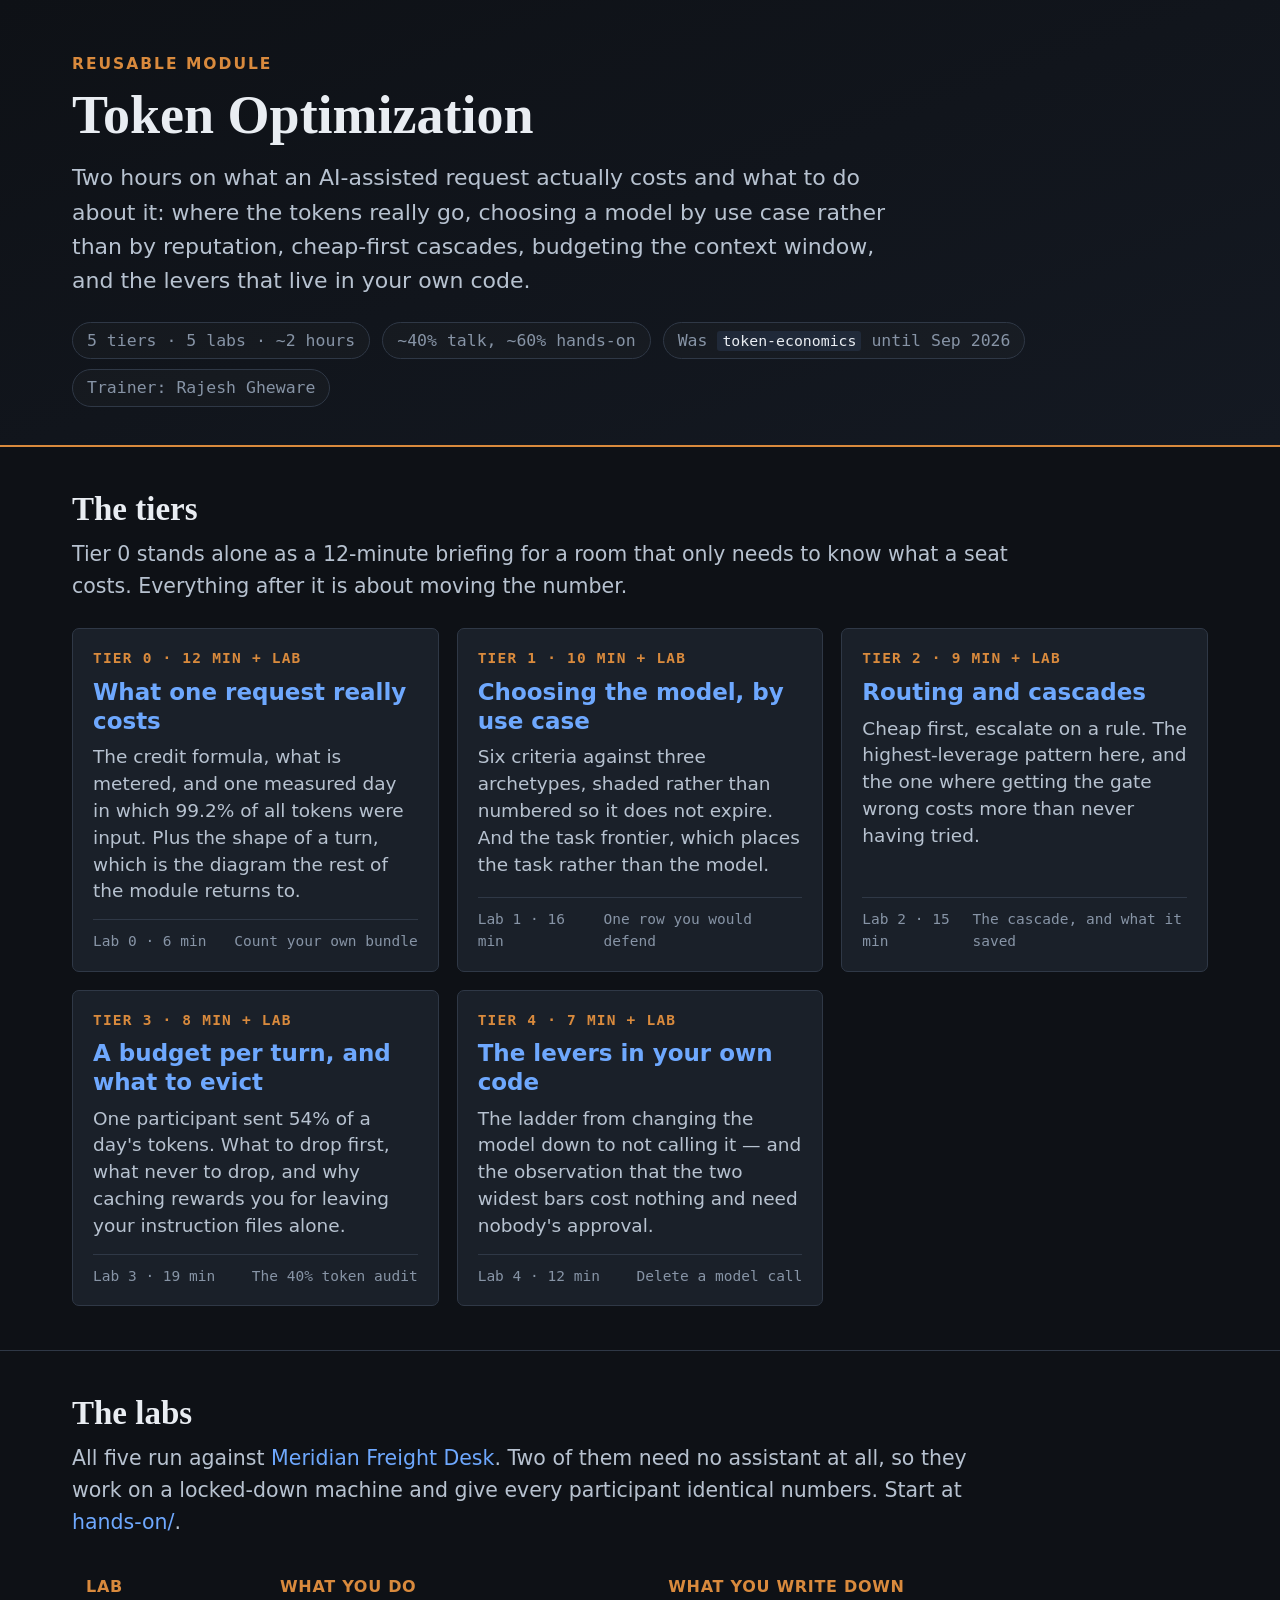
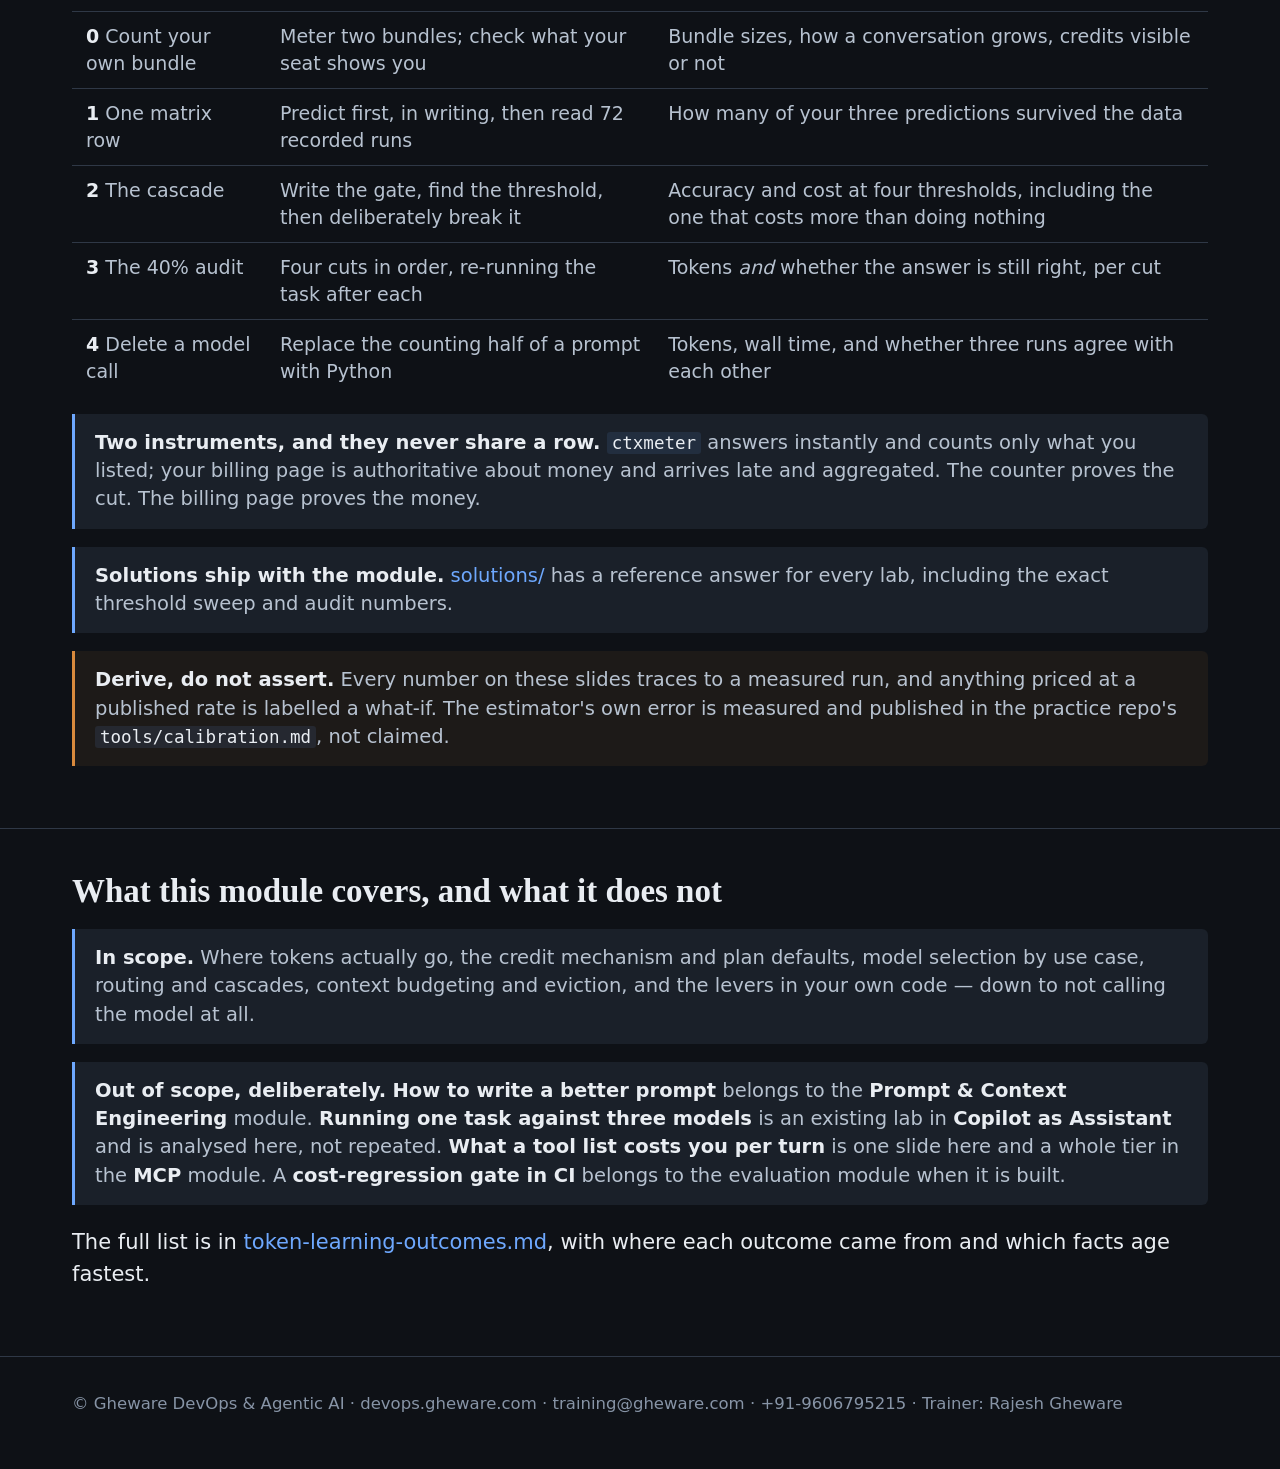
<file: index.html>
<!DOCTYPE html>
<html lang="en">
<head>
<meta charset="utf-8">
<meta name="viewport" content="width=device-width, initial-scale=1">
<title>Token Optimization &mdash; reusable module</title>
<style>
:root{
  --bg:#0e1116; --bg-2:#141922; --panel:#1a2029; --line:#2f3846; --line-2:#435063;
  --fg:#e9edf2; --fg-dim:#b7c2d0; --fg-faint:#8794a6;
  --accent:#d98a3d; --accent-2:#6ea8fe; --good:#5fbf8f;
  --mono:ui-monospace,"JetBrains Mono","Cascadia Mono",Consolas,"DejaVu Sans Mono",monospace;
  --sans:system-ui,-apple-system,"Segoe UI",Roboto,"Helvetica Neue",Arial,sans-serif;
  --serif:ui-serif,Georgia,"Times New Roman",serif;
}
/* Type is scaled to match the decks: readable across a room, not just on a laptop. */
*{box-sizing:border-box}
body{margin:0;background:var(--bg);color:var(--fg);font-family:var(--sans);
  font-size:21px;line-height:1.55;-webkit-text-size-adjust:100%}
a{color:var(--accent-2);text-decoration:none} a:hover{text-decoration:underline}
code{font-family:var(--mono);font-size:.9em;color:var(--fg);
  background:rgba(110,168,254,.10);border-radius:3px;padding:1px 5px}
.wrap{max-width:1200px;margin:0 auto;padding:0 32px}

header.top{background:linear-gradient(160deg,var(--bg) 0%,var(--bg-2) 100%);
  border-bottom:2px solid var(--accent);padding:52px 0 38px}
.tag{font-size:15.5px;letter-spacing:2px;text-transform:uppercase;color:var(--accent);
  font-weight:700;margin:0 0 10px}
h1{font-family:var(--serif);font-size:54px;line-height:1.1;font-weight:600;margin:0 0 16px}
header.top p.pitch{color:var(--fg-dim);font-size:22px;max-width:60ch;margin:0 0 24px}
.meta{display:flex;flex-wrap:wrap;gap:10px 12px;font-family:var(--mono);
  font-size:16.5px;color:var(--fg-faint);margin:0}
/* chips rather than separators: a wrapped row never starts with a dangling divider */
.meta span{padding:5px 14px;border:1px solid var(--line);border-radius:20px;
  background:rgba(255,255,255,.02)}

section{padding:44px 0;border-bottom:1px solid var(--line)}
h2{font-family:var(--serif);font-size:33px;line-height:1.15;font-weight:600;margin:0 0 10px}
section > .wrap > p.intro{color:var(--fg-dim);font-size:20.5px;margin:0 0 26px;max-width:72ch}

.tiers{display:grid;grid-template-columns:repeat(auto-fit,minmax(310px,1fr));gap:18px}
.tier{background:var(--panel);border:1px solid var(--line);border-radius:7px;
  padding:18px 20px;display:flex;flex-direction:column}
.tier.ext{border-style:dashed;border-color:var(--line-2)}
.tier .n{display:block;font-family:var(--mono);font-size:14.5px;letter-spacing:1.2px;
  text-transform:uppercase;color:var(--accent);font-weight:700;margin-bottom:8px}
.tier h3{margin:0 0 9px;font-size:23px;line-height:1.25;font-weight:650}
.tier p{margin:0 0 14px;font-size:18.5px;color:var(--fg-dim);line-height:1.45;flex:1}
.tier .foot{display:flex;justify-content:space-between;gap:10px;font-family:var(--mono);
  font-size:14.5px;color:var(--fg-faint);border-top:1px solid var(--line);padding-top:10px}

.table-wrap{overflow-x:auto}
table{width:100%;border-collapse:collapse;font-size:19px}
th,td{text-align:left;padding:11px 14px;border-bottom:1px solid var(--line);vertical-align:top}
th{color:var(--accent);font-size:16px;letter-spacing:.7px;text-transform:uppercase;font-weight:650}
td{color:var(--fg-dim);line-height:1.42} td b{color:var(--fg)}
tr:last-child td{border-bottom:none}

.note{background:var(--panel);border-left:3px solid var(--accent-2);border-radius:0 6px 6px 0;
  padding:15px 20px;margin:18px 0;color:var(--fg-dim);font-size:19.5px;line-height:1.45}
.note b{color:var(--fg)}
.note.warn{border-left-color:var(--accent);background:rgba(217,138,61,.07)}

footer{padding:34px 0 52px;font-size:16.5px;color:var(--fg-faint);line-height:1.6}
footer a{color:var(--fg-faint)}

/* Narrow screens: step back down rather than letting 54px headings wrap badly. */
@media (max-width:880px){
  body{font-size:18px}
  .wrap{padding:0 20px}
  h1{font-size:38px} h2{font-size:26px}
  header.top{padding:36px 0 28px}
  header.top p.pitch{font-size:19px}
  .tier h3{font-size:20px} .tier p{font-size:17px}
  table{font-size:17px} .note{font-size:17.5px}
  .tiers{grid-template-columns:1fr}
}
</style>
</head>
<body>

<header class="top"><div class="wrap">
  <p class="tag">Reusable module</p>
  <h1>Token Optimization</h1>
  <p class="pitch">Two hours on what an AI-assisted request actually costs and what to do about it:
    where the tokens really go, choosing a model by use case rather than by reputation, cheap-first
    cascades, budgeting the context window, and the levers that live in your own code.</p>
  <p class="meta">
    <span>5 tiers &middot; 5 labs &middot; ~2 hours</span>
    <span>~40% talk, ~60% hands-on</span>
    <span>Was <code>token-economics</code> until Sep 2026</span>
    <span>Trainer: Rajesh Gheware</span>
  </p>
</div></header>

<section><div class="wrap">
  <h2>The tiers</h2>
  <p class="intro">Tier 0 stands alone as a 12-minute briefing for a room that only needs to know what
    a seat costs. Everything after it is about moving the number.</p>
  <div class="tiers">
    <div class="tier">
      <span class="n">Tier 0 &middot; 12 min + lab</span>
      <h3><a href="presentation/t0-what-a-request-costs.html">What one request really costs</a></h3>
      <p>The credit formula, what is metered, and one measured day in which 99.2% of all tokens were
        input. Plus the shape of a turn, which is the diagram the rest of the module returns to.</p>
      <div class="foot"><span>Lab 0 &middot; 6 min</span><span>Count your own bundle</span></div>
    </div>
    <div class="tier">
      <span class="n">Tier 1 &middot; 10 min + lab</span>
      <h3><a href="presentation/t1-model-selection.html">Choosing the model, by use case</a></h3>
      <p>Six criteria against three archetypes, shaded rather than numbered so it does not expire.
        And the task frontier, which places the task rather than the model.</p>
      <div class="foot"><span>Lab 1 &middot; 16 min</span><span>One row you would defend</span></div>
    </div>
    <div class="tier">
      <span class="n">Tier 2 &middot; 9 min + lab</span>
      <h3><a href="presentation/t2-routing-cascades.html">Routing and cascades</a></h3>
      <p>Cheap first, escalate on a rule. The highest-leverage pattern here, and the one where getting
        the gate wrong costs more than never having tried.</p>
      <div class="foot"><span>Lab 2 &middot; 15 min</span><span>The cascade, and what it saved</span></div>
    </div>
    <div class="tier">
      <span class="n">Tier 3 &middot; 8 min + lab</span>
      <h3><a href="presentation/t3-context-budget.html">A budget per turn, and what to evict</a></h3>
      <p>One participant sent 54% of a day's tokens. What to drop first, what never to drop, and why
        caching rewards you for leaving your instruction files alone.</p>
      <div class="foot"><span>Lab 3 &middot; 19 min</span><span>The 40% token audit</span></div>
    </div>
    <div class="tier">
      <span class="n">Tier 4 &middot; 7 min + lab</span>
      <h3><a href="presentation/t4-code-levers.html">The levers in your own code</a></h3>
      <p>The ladder from changing the model down to not calling it &mdash; and the observation that
        the two widest bars cost nothing and need nobody's approval.</p>
      <div class="foot"><span>Lab 4 &middot; 12 min</span><span>Delete a model call</span></div>
    </div>
  </div>
</div></section>

<section><div class="wrap">
  <h2>The labs</h2>
  <p class="intro">All five run against <a href="https://github.com/ghewaredevopsai/meridian-freight">Meridian
    Freight Desk</a>. Two of them need no assistant at all, so they work on a locked-down machine and
    give every participant identical numbers. Start at <a href="hands-on/README.md">hands-on/</a>.</p>
  <div class="table-wrap">
  <table>
    <tr><th>Lab</th><th>What you do</th><th>What you write down</th></tr>
    <tr><td><b>0</b> Count your own bundle</td><td>Meter two bundles; check what your seat shows you</td>
      <td>Bundle sizes, how a conversation grows, credits visible or not</td></tr>
    <tr><td><b>1</b> One matrix row</td><td>Predict first, in writing, then read 72 recorded runs</td>
      <td>How many of your three predictions survived the data</td></tr>
    <tr><td><b>2</b> The cascade</td><td>Write the gate, find the threshold, then deliberately break it</td>
      <td>Accuracy and cost at four thresholds, including the one that costs more than doing nothing</td></tr>
    <tr><td><b>3</b> The 40% audit</td><td>Four cuts in order, re-running the task after each</td>
      <td>Tokens <em>and</em> whether the answer is still right, per cut</td></tr>
    <tr><td><b>4</b> Delete a model call</td><td>Replace the counting half of a prompt with Python</td>
      <td>Tokens, wall time, and whether three runs agree with each other</td></tr>
  </table>
  </div>
  <div class="note"><b>Two instruments, and they never share a row.</b> <code>ctxmeter</code> answers
    instantly and counts only what you listed; your billing page is authoritative about money and
    arrives late and aggregated. The counter proves the cut. The billing page proves the money.</div>
  <div class="note"><b>Solutions ship with the module.</b> <a href="solutions/README.md">solutions/</a>
    has a reference answer for every lab, including the exact threshold sweep and audit numbers.</div>
  <div class="note warn"><b>Derive, do not assert.</b> Every number on these slides traces to a measured
    run, and anything priced at a published rate is labelled a what-if. The estimator's own error is
    measured and published in the practice repo's <code>tools/calibration.md</code>, not claimed.</div>
</div></section>

<section><div class="wrap">
  <h2>What this module covers, and what it does not</h2>
  <div class="note"><b>In scope.</b> Where tokens actually go, the credit mechanism and plan defaults,
    model selection by use case, routing and cascades, context budgeting and eviction, and the levers
    in your own code &mdash; down to not calling the model at all.</div>
  <div class="note"><b>Out of scope, deliberately.</b> <b>How to write a better prompt</b> belongs to the
    <b>Prompt &amp; Context Engineering</b> module. <b>Running one task against three models</b> is an
    existing lab in <b>Copilot as Assistant</b> and is analysed here, not repeated. <b>What a tool list
    costs you per turn</b> is one slide here and a whole tier in the <b>MCP</b> module. A
    <b>cost-regression gate in CI</b> belongs to the evaluation module when it is built.</div>
  <p>The full list is in <a href="token-learning-outcomes.md">token-learning-outcomes.md</a>, with where
    each outcome came from and which facts age fastest.</p>
</div></section>

<footer><div class="wrap">
  &copy; Gheware DevOps &amp; Agentic AI &middot;
  <a href="https://devops.gheware.com">devops.gheware.com</a> &middot;
  training@gheware.com &middot; +91-9606795215 &middot; Trainer: Rajesh Gheware
</div></footer>

</body>
</html>
</file>
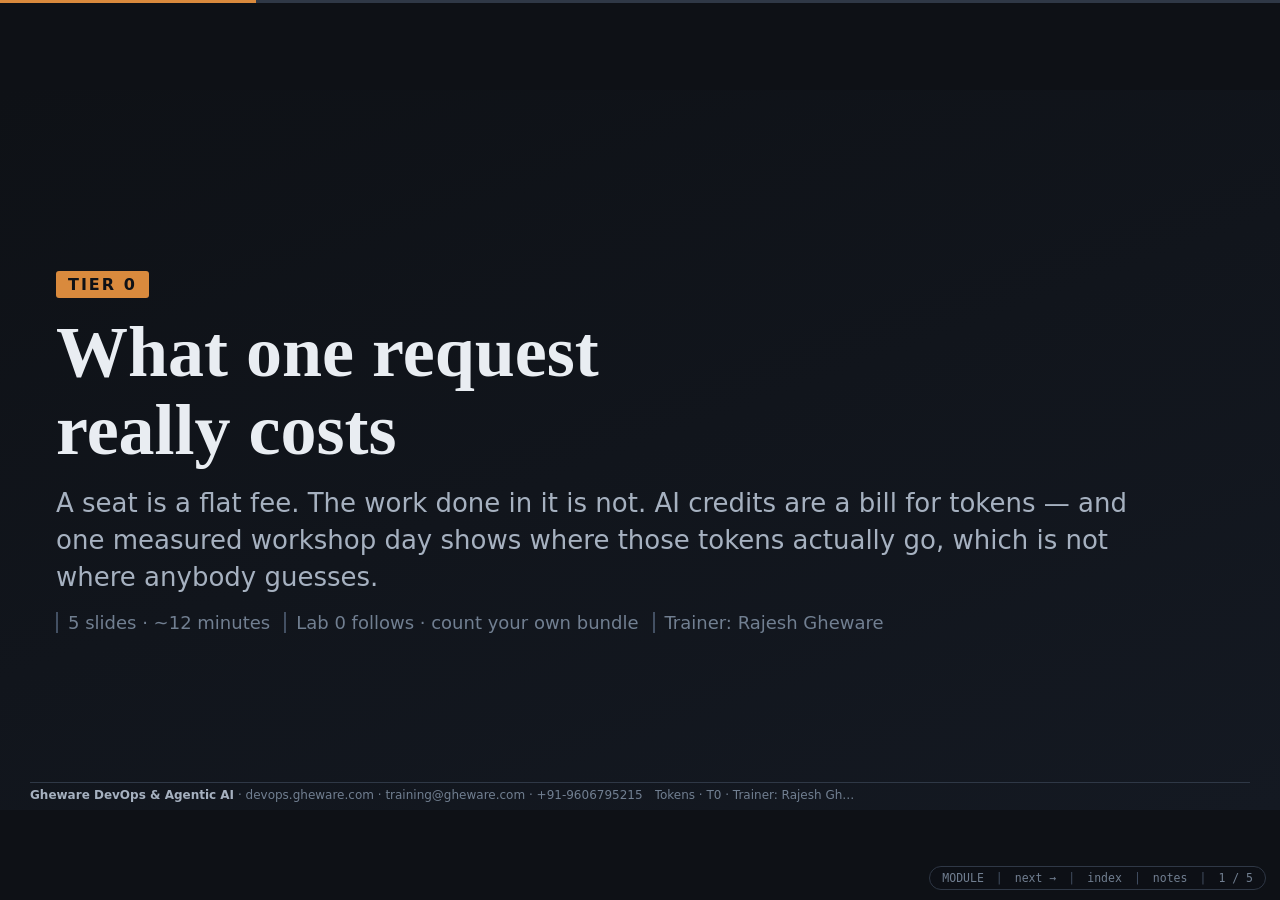
<file: presentation/t0-what-a-request-costs.html>
<!DOCTYPE html>
<html lang="en">
<head>
<meta charset="utf-8">
<meta name="viewport" content="width=device-width, initial-scale=1">
<title>Token Optimization Tier 0 &mdash; What One Request Costs</title>
<link rel="stylesheet" href="../assets/te-theme.css">
</head>
<body data-deck="Tokens &middot; T0" data-home="../index.html"
      data-next="t1-model-selection.html" data-next-label="Tier 1 - Selection">
<div id="viewport"><div id="stage">

<!-- 1 ---------------------------------------------------------------- -->
<section class="slide title">
  <div class="wrap">
    <span class="tier">Tier 0</span>
    <h1>What one request<br>really costs</h1>
    <p class="sub">A seat is a flat fee. The work done in it is not. AI credits are a bill for tokens
      &mdash; and one measured workshop day shows where those tokens actually go, which is not where
      anybody guesses.</p>
    <p class="meta">
      <span>5 slides &middot; ~12 minutes</span>
      <span>Lab 0 follows &middot; count your own bundle</span>
      <span>Trainer: Rajesh Gheware</span>
    </p>
  </div>
</section>

<!-- 2 ---------------------------------------------------------------- -->
<section class="slide">
  <header><div class="hgroup">
    <p class="eyebrow">The meter</p>
    <h2>A credit is a bill for tokens, priced three ways</h2>
  </div></header>
  <div class="body">
    <div class="grid-2-1 fill">
      <div class="card">
        <h3>How one request becomes credits</h3>
<pre>credits = ( input  &times; input rate
          + cached &times; cached rate  <i># a tenth of input</i>
          + output &times; <b>output rate</b> )  <i># about 6x input</i>
          &divide; <u>$0.01</u></pre>
        <table class="tight">
          <tr><th>Per 1M tokens</th><th>Input</th><th>Cached</th><th>Output</th></tr>
          <tr><td>A default frontier model</td><td>$2.50</td><td>$0.25</td><td><b>$15.00</b></td></tr>
        </table>
      </div>
      <div class="card on">
        <h3>What is on the meter</h3>
        <p><b>Metered:</b> chat, agent mode, code review, the CLI, the cloud agent.</p>
        <p><b>Not metered</b> on a paid plan: completions and next edit suggestions.</p>
        <p>Auto model selection takes <b>10% off</b>.</p>
      </div>
    </div>
    <div class="warn"><b>At zero, the default is backwards from what you expect.</b> On an individual plan
      extra usage stays <b>off</b> until you turn it on and set a budget. In an organisation it is
      <b>on by default</b>, so the bill keeps growing until an admin caps it.</div>
    <div class="takeaway"><b>Output is the expensive token. Input is where the tokens are.</b>
      Everything in this module follows from those two facts being about different things.</div>
  </div>
  <div class="notes"><p>Say the organisation default twice. It is the single most expensive line on this
    slide and the one people assume is the other way round, because their personal experience is of an
    individual plan that simply stops.</p></div>
</section>

<!-- 3 ---------------------------------------------------------------- -->
<section class="slide">
  <header><div class="hgroup">
    <p class="eyebrow">Measured &middot; one workshop day</p>
    <h2>42.7 million tokens, and 99% of them were input</h2>
  </div></header>
  <div class="body">
    <svg class="dg" viewBox="0 0 1180 150" style="max-height:22vh">
      <text x="10" y="20" class="t-faint t-mono" font-size="15.6">one full delivery day, every participant, drawn to scale</text>
      <rect class="box-b" x="10" y="32" width="1070" height="44" rx="4"/>
      <text x="30" y="60" class="t-blue" font-size="19.5" font-weight="700">input &mdash; 42.39M</text>
      <text x="1070" y="60" text-anchor="end" class="t-blue" font-size="17">99.2%</text>
      <rect class="box-a" x="10" y="86" width="9" height="44" rx="2"/>
      <text x="34" y="114" class="t-acc" font-size="19.5" font-weight="700">output &mdash; 0.33M</text>
      <text x="230" y="114" class="t-faint" font-size="16.9">0.8% &mdash; the part you read</text>
      <text x="700" y="114" class="t-faint t-mono" font-size="16.2">128 input tokens for every 1 output token</text>
    </svg>
    <div class="grid3 fill">
      <div class="card">
        <h3>3,892 requests</h3>
        <p>across 27 active people &mdash; about <b>11,000 tokens</b> per request.</p>
      </div>
      <div class="card bad">
        <h3>Shorter answers save ~5%</h3>
        <p>"Be concise" is aimed at 0.8% of the traffic. It is not a cost lever.</p>
      </div>
      <div class="card on">
        <h3>46% in one hour</h3>
        <p>Nearly half the day's bill inside a single afternoon hour.</p>
      </div>
    </div>
    <div class="note"><b>Why input dominates:</b> every agent turn re-sends the system prompt, the instruction
      files, the tool definitions, the conversation so far and every file it has read. The answer is short.
      The context behind it goes again, in full, every turn. <b>Cached input bills at a tenth</b> &mdash;
      that is the discount a stable context earns.</div>
  </div>
  <div class="notes"><p>Source: the token and request counters of the workshop's model gateway over one full
    delivery day, across every participant key. The workshop ran on an open-weight model, so the absolute
    spend is not a Copilot invoice and is never quoted as one. The 99.2 / 128:1 split is the transferable
    part, and it is a property of how agents work rather than of which model was behind them.</p></div>
</section>

<!-- 4 ---------------------------------------------------------------- -->
<section class="slide">
  <header><div class="hgroup">
    <p class="eyebrow">The shape of a turn</p>
    <h2>Turn ten costs more than turn one, and you typed less</h2>
  </div></header>
  <div class="body">
    <svg class="dg fill" viewBox="0 0 1180 250" style="max-height:38vh">
      <text x="10" y="18" class="t-faint t-mono" font-size="15.6">what is sent, per turn</text>

      <text x="10" y="56" class="t-dim" font-size="17">turn 1</text>
      <rect class="box"   x="90"  y="36" width="70"  height="30" rx="3"/>
      <rect class="box-b" x="164" y="36" width="110" height="30" rx="3"/>
      <rect class="box-r" x="278" y="36" width="300" height="30" rx="3"/>
      <rect class="box-a" x="582" y="36" width="50"  height="30" rx="3"/>

      <text x="10" y="106" class="t-dim" font-size="17">turn 5</text>
      <rect class="box"   x="90"  y="86" width="70"  height="30" rx="3"/>
      <rect class="box-b" x="164" y="86" width="110" height="30" rx="3"/>
      <rect class="box-r" x="278" y="86" width="300" height="30" rx="3"/>
      <rect class="box-g" x="582" y="86" width="240" height="30" rx="3"/>
      <rect class="box-a" x="826" y="86" width="50"  height="30" rx="3"/>

      <text x="10" y="156" class="t-dim" font-size="17">turn 10</text>
      <rect class="box"   x="90"  y="136" width="70"  height="30" rx="3"/>
      <rect class="box-b" x="164" y="136" width="110" height="30" rx="3"/>
      <rect class="box-r" x="278" y="136" width="300" height="30" rx="3"/>
      <rect class="box-g" x="582" y="136" width="500" height="30" rx="3"/>
      <rect class="box-a" x="1086" y="136" width="50" height="30" rx="3"/>

      <rect class="box"   x="90"  y="192" width="14" height="14" rx="2"/>
      <text x="112" y="204" class="t-faint" font-size="16.2">system</text>
      <rect class="box-b" x="200" y="192" width="14" height="14" rx="2"/>
      <text x="222" y="204" class="t-faint" font-size="16.2">instruction files + tool schemas</text>
      <rect class="box-r" x="520" y="192" width="14" height="14" rx="2"/>
      <text x="542" y="204" class="t-faint" font-size="16.2">files it has read</text>
      <rect class="box-g" x="710" y="192" width="14" height="14" rx="2"/>
      <text x="732" y="204" class="t-faint" font-size="16.2">the conversation so far</text>
      <rect class="box-a" x="940" y="192" width="14" height="14" rx="2"/>
      <text x="962" y="204" class="t-faint" font-size="16.2">what you typed</text>

      <text x="10" y="238" class="t-acc" font-size="16.9">Only the last block is new. Everything to its left is a re-run of what you already paid for.</text>
    </svg>
  </div>
  <div class="notes"><p>This is the picture to come back to in every later tier. Tier 3 annotates it with what
    to evict; Tier 4's levers are all ways of making one of these bands narrower. If a room remembers one
    diagram from the module, it should be this one.</p></div>
</section>

<!-- 5 ---------------------------------------------------------------- -->
<section class="slide">
  <header><div class="hgroup">
    <p class="eyebrow">Levers and guardrails</p>
    <h2>Six levers, and the budget that catches what they miss</h2>
  </div></header>
  <div class="body">
    <table class="tight fill">
      <tr><th>Lever</th><th>What it cuts</th><th>Evidence from the measured day</th></tr>
      <tr><td><b>1 &middot; A new chat per task</b></td><td>re-sent history</td>
        <td>99.2% of all tokens were input</td></tr>
      <tr><td><b>2 &middot; Point at files, not the repo</b></td><td>context per turn</td>
        <td>~2.3k tokens per request at the median, 67.6k at the top</td></tr>
      <tr><td><b>3 &middot; Cap the agent loop</b></td><td>repeated turns</td>
        <td>a multi-agent app: 3.85 model calls per question, 62% of its tokens inside the tool loop</td></tr>
      <tr><td><b>4 &middot; Model per task, Auto by default</b></td><td>the rate</td>
        <td>Auto is 10% off; an open-weight model ran the same day for about 24x less</td></tr>
      <tr><td><b>5 &middot; Keep standing context stable</b></td><td>full-price input</td>
        <td>cached input bills at a tenth of the input rate</td></tr>
      <tr><td><b>6 &middot; Use completions</b></td><td>nothing &mdash; they are free</td>
        <td>completions and next edit suggestions are unmetered on paid plans</td></tr>
    </table>
    <div class="warn"><b>Guardrails before the pilot, not after it.</b> Individual plans: turn extra usage on
      deliberately and set a budget. Organisations: it is already on &mdash; set user and cost-centre
      budgets on day one. And know what you can see: usage views are <b>aggregated and delayed</b>,
      never per request.</div>
    <div class="takeaway"><b>Lab 0 now:</b> count your own bundle with a meter that answers instantly, and
      write down whether your seat lets you see a credit figure at all. You are about to be holding two
      instruments, and they measure different things.</div>
  </div>
  <div class="notes"><p>Lever 2's two numbers are the argument for the whole module: the gap between the
    median request and the heaviest one is thirty-fold, and it is not explained by the people involved
    being different. Tier 3 opens with who that heaviest user was.</p></div>
</section>

</div></div>
<script src="../assets/te-deck.js"></script>
</body>
</html>
</file>
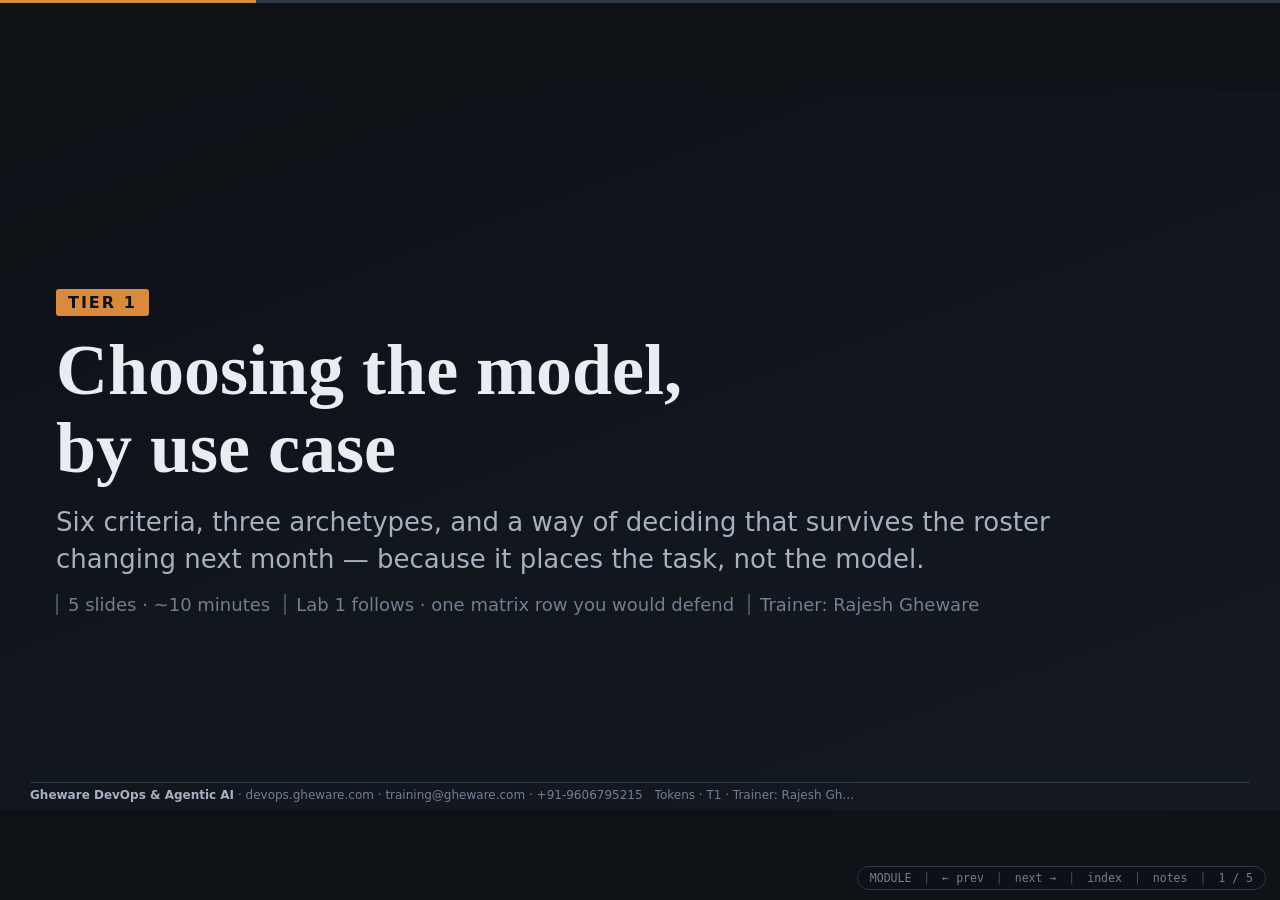
<file: presentation/t1-model-selection.html>
<!DOCTYPE html>
<html lang="en">
<head>
<meta charset="utf-8">
<meta name="viewport" content="width=device-width, initial-scale=1">
<title>Token Optimization Tier 1 &mdash; Model Selection</title>
<link rel="stylesheet" href="../assets/te-theme.css">
</head>
<body data-deck="Tokens &middot; T1" data-home="../index.html"
      data-prev="t0-what-a-request-costs.html" data-prev-label="Tier 0"
      data-next="t2-routing-cascades.html" data-next-label="Tier 2 - Routing">
<div id="viewport"><div id="stage">

<!-- 1 ---------------------------------------------------------------- -->
<section class="slide title">
  <div class="wrap">
    <span class="tier">Tier 1</span>
    <h1>Choosing the model,<br>by use case</h1>
    <p class="sub">Six criteria, three archetypes, and a way of deciding that survives the roster
      changing next month &mdash; because it places the task, not the model.</p>
    <p class="meta">
      <span>5 slides &middot; ~10 minutes</span>
      <span>Lab 1 follows &middot; one matrix row you would defend</span>
      <span>Trainer: Rajesh Gheware</span>
    </p>
  </div>
</section>

<!-- 2 ---------------------------------------------------------------- -->
<section class="slide">
  <header><div class="hgroup">
    <p class="eyebrow">The grid</p>
    <h2>Six criteria. Note what is shaded and what is not.</h2>
  </div></header>
  <div class="body">
    <svg class="dg fill" viewBox="0 0 1180 270" style="max-height:40vh">
      <text x="480" y="24" text-anchor="middle" class="t-acc" font-size="18.5" font-weight="700">fast</text>
      <text x="700" y="24" text-anchor="middle" class="t-acc" font-size="18.5" font-weight="700">default</text>
      <text x="920" y="24" text-anchor="middle" class="t-acc" font-size="18.5" font-weight="700">reasoning</text>

      <text x="10" y="62" font-size="17">quality on hard work</text>
      <rect class="box-r" x="380" y="42" width="200" height="28" rx="3"/>
      <rect class="box"   x="600" y="42" width="200" height="28" rx="3"/>
      <rect class="box-g" x="820" y="42" width="200" height="28" rx="3"/>

      <text x="10" y="102" font-size="17">latency</text>
      <rect class="box-g" x="380" y="82" width="200" height="28" rx="3"/>
      <rect class="box"   x="600" y="82" width="200" height="28" rx="3"/>
      <rect class="box-r" x="820" y="82" width="200" height="28" rx="3"/>

      <text x="10" y="142" font-size="17">cost per call</text>
      <rect class="box-g" x="380" y="122" width="200" height="28" rx="3"/>
      <rect class="box"   x="600" y="122" width="200" height="28" rx="3"/>
      <rect class="box-r" x="820" y="122" width="200" height="28" rx="3"/>

      <text x="10" y="182" font-size="17">context window</text>
      <rect class="box"   x="380" y="162" width="200" height="28" rx="3"/>
      <rect class="box-g" x="600" y="162" width="200" height="28" rx="3"/>
      <rect class="box-g" x="820" y="162" width="200" height="28" rx="3"/>

      <text x="10" y="222" font-size="17">tool-calling consistency</text>
      <rect class="box"   x="380" y="202" width="200" height="28" rx="3"/>
      <rect class="box-g" x="600" y="202" width="200" height="28" rx="3"/>
      <rect class="box-g" x="820" y="202" width="200" height="28" rx="3"/>

      <text x="10" y="262" class="t-blue" font-size="17">data residency</text>
      <rect class="box-b" x="380" y="242" width="640" height="28" rx="3"/>
      <text x="700" y="262" text-anchor="middle" class="t-blue" font-size="16.9">not a property of the tier at all &mdash; it is a property of the vendor and the contract</text>

      <text x="1040" y="62"  class="t-faint" font-size="15.6">worth paying</text>
      <text x="1040" y="142" class="t-faint" font-size="15.6">for</text>
    </svg>
    <div class="warn"><b>The cells are shaded, not numbered, and that is deliberate.</b> Any number written here
      is wrong within a month, and a slide that ages makes the whole deck untrustworthy. The
      <b>shape</b> &mdash; which way each row runs &mdash; has been stable for two years.</div>
  </div>
  <div class="notes"><p>The residency row is the one that changes conversations in a bank. People arrive
    assuming the cheap models are the ones that can be hosted where they need them, and that is not a rule
    at all - it depends entirely on which vendor and which contract. Do not let the row be read as a tier
    property.</p></div>
</section>

<!-- 3 ---------------------------------------------------------------- -->
<section class="slide">
  <header><div class="hgroup">
    <p class="eyebrow">The frontier</p>
    <h2>Place the task, not the model</h2>
  </div></header>
  <div class="body">
    <svg class="dg" viewBox="0 0 1180 230" style="max-height:34vh">
      <path class="wire" d="M120 200 H1120 M120 200 V20"/>
      <text x="620" y="224" text-anchor="middle" class="t-faint" font-size="16.2">how often the cheap model is already right &rarr;</text>
      <text x="16" y="110" class="t-faint" font-size="16.2">what being</text>
      <text x="16" y="130" class="t-faint" font-size="16.2">wrong costs</text>

      <path class="wire-a dash" d="M180 40 L1060 190"/>
      <text x="1120" y="80" text-anchor="end" class="t-acc" font-size="16.9">pay for reasoning above the line</text>
      <text x="300" y="176" class="t-good" font-size="16.9">cheap model below it</text>

      <circle cx="300" cy="60" r="7" fill="var(--bad)"/>
      <text x="316" y="66" font-size="16.9">money or dates in production</text>
      <circle cx="430" cy="92" r="7" fill="var(--bad)"/>
      <text x="446" y="98" font-size="16.9">multi-file refactor</text>
      <circle cx="380" cy="140" r="7" fill="var(--accent)"/>
      <text x="396" y="146" font-size="16.9">a subtle bug</text>
      <circle cx="780" cy="120" r="7" fill="var(--accent)"/>
      <text x="796" y="126" font-size="16.9">write a unit test</text>
      <circle cx="900" cy="168" r="7" fill="var(--good)"/>
      <text x="916" y="174" font-size="16.9">explain this code</text>
      <circle cx="1000" cy="186" r="7" fill="var(--good)"/>
      <text x="906" y="200" font-size="16.9">docstring</text>
    </svg>
    <div class="note"><b>Nothing on this chart is a model name</b>, so it survives the roster changing. When a
      new model lands you do not redraw the chart &mdash; you move the diagonal, and every task keeps its
      place.</div>
  </div>
  <div class="notes"><p>Ask the room to place two of their own tasks before you move on. Most teams have never
    articulated the vertical axis, and it is the one that decides: "what does it cost us if this is quietly
    wrong" is a different question from "is this hard".</p></div>
</section>

<!-- 4 ---------------------------------------------------------------- -->
<section class="slide">
  <header><div class="hgroup">
    <p class="eyebrow">Evidence, not reputation</p>
    <h2>Write the guess down before you open the data</h2>
  </div></header>
  <div class="body">
    <div class="grid2 fill">
      <div class="card bad">
        <h3>How this normally goes</h3>
        <ul>
          <li>Run three models on one task.</li>
          <li>Read the three answers.</li>
          <li>Prefer the one you expected to prefer.</li>
          <li>Call it a benchmark.</li>
        </ul>
        <p>With one run per cell, and no prediction recorded, you cannot tell a result from a
          preference.</p>
      </div>
      <div class="card good">
        <h3>What the lab does instead</h3>
        <ul>
          <li>Predict which archetype wins on <b>your</b> three commonest tasks.</li>
          <li>Write the prediction down. Sixty seconds.</li>
          <li><b>Then</b> open the recorded runs.</li>
          <li>Count how many predictions survived.</li>
        </ul>
        <p>Typically one of three. That number is the finding, and it is about you, not the models.</p>
      </div>
    </div>
    <div class="warn"><b>This module does not re-run the three-model comparison.</b> That lab exists, it works,
      and it belongs to the Copilot as Assistant module. Here we analyse the output of one &mdash; which is
      also the only version that works for a room whose model picker shows nothing but Auto.</div>
  </div>
  <div class="notes"><p>Pre-registration is the whole trick and it is worth naming as such. It is the
    difference between evidence and confirmation, it costs a minute, and it is the single most portable
    habit in this tier - it works on any decision where somebody already has an opinion.</p></div>
</section>

<!-- 5 ---------------------------------------------------------------- -->
<section class="slide">
  <header><div class="hgroup">
    <p class="eyebrow">The row you would defend</p>
    <h2>A selection rule has to say what it is not</h2>
  </div></header>
  <div class="body">
    <div class="grid2 fill">
      <div class="card bad">
        <h3>Not defensible</h3>
<pre><s>Use the reasoning model for
anything important.</s></pre>
        <p>"Important" is every task, to the person doing it. This costs you the frontier rate on
          docstrings.</p>
      </div>
      <div class="card good">
        <h3>Defensible</h3>
<pre><em>Unit tests and multi-file changes:
default tier.
Money, dates or boundaries: reasoning,
high effort, and read the diff.
Everything else: Auto.
Revisit when the roster changes.</em></pre>
      </div>
    </div>
    <div class="takeaway"><b>Lab 1 now:</b> write your prediction, open the recorded runs, and produce one
      row of that guide you would be willing to defend to the person who disagrees with you.
      Record how many of your three predictions survived contact with the data.</div>
  </div>
  <div class="notes"><p>The "revisit when the roster changes" line is not filler. A selection rule with no
    expiry is how teams end up on last year's defaults; making the review trigger explicit is the cheapest
    governance in the module.</p></div>
</section>

</div></div>
<script src="../assets/te-deck.js"></script>
</body>
</html>
</file>
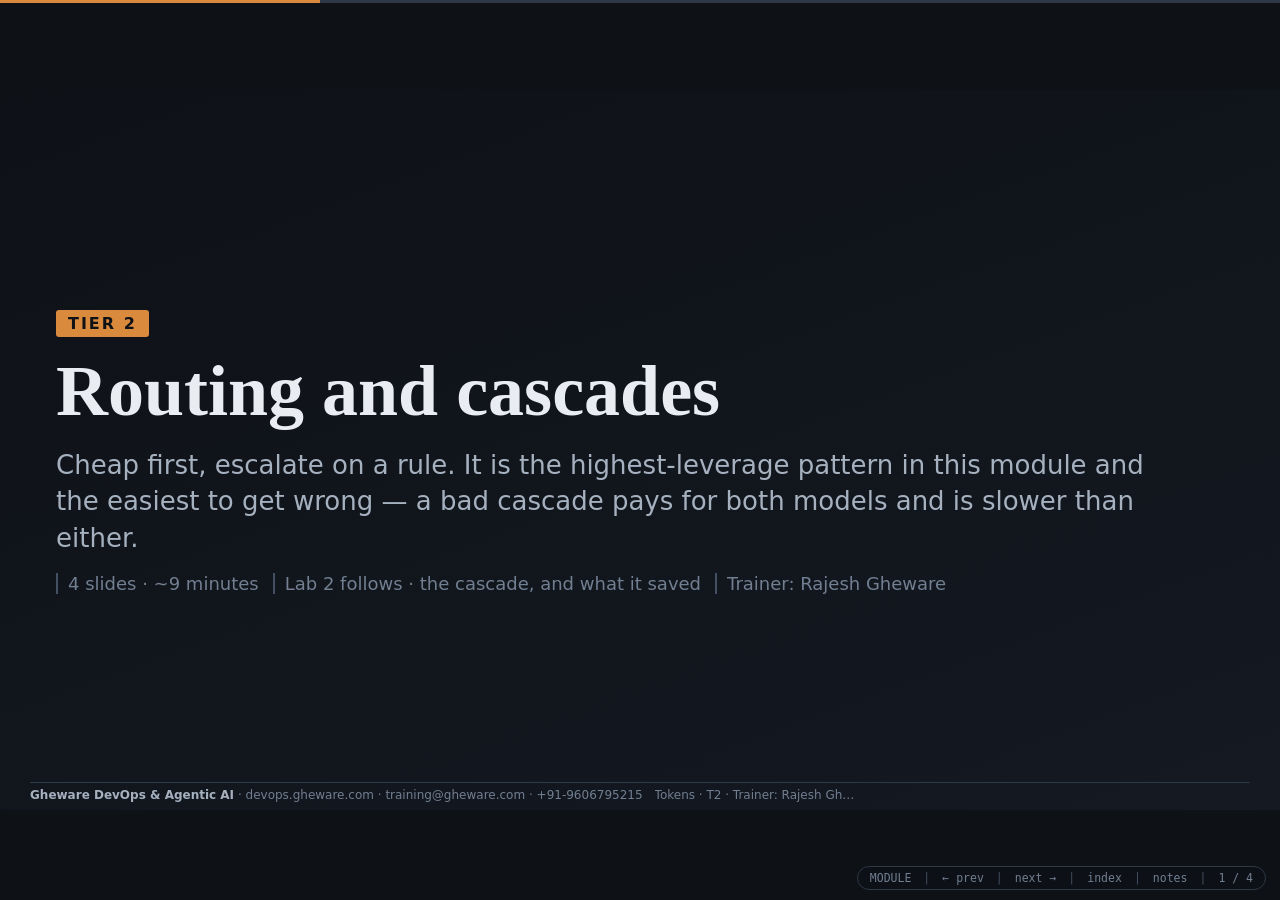
<file: presentation/t2-routing-cascades.html>
<!DOCTYPE html>
<html lang="en">
<head>
<meta charset="utf-8">
<meta name="viewport" content="width=device-width, initial-scale=1">
<title>Token Optimization Tier 2 &mdash; Routing and Cascades</title>
<link rel="stylesheet" href="../assets/te-theme.css">
</head>
<body data-deck="Tokens &middot; T2" data-home="../index.html"
      data-prev="t1-model-selection.html" data-prev-label="Tier 1"
      data-next="t3-context-budget.html" data-next-label="Tier 3 - Budget">
<div id="viewport"><div id="stage">

<!-- 1 ---------------------------------------------------------------- -->
<section class="slide title">
  <div class="wrap">
    <span class="tier">Tier 2</span>
    <h1>Routing and cascades</h1>
    <p class="sub">Cheap first, escalate on a rule. It is the highest-leverage pattern in this module
      and the easiest to get wrong &mdash; a bad cascade pays for both models and is slower than either.</p>
    <p class="meta">
      <span>4 slides &middot; ~9 minutes</span>
      <span>Lab 2 follows &middot; the cascade, and what it saved</span>
      <span>Trainer: Rajesh Gheware</span>
    </p>
  </div>
</section>

<!-- 2 ---------------------------------------------------------------- -->
<section class="slide">
  <header><div class="hgroup">
    <p class="eyebrow">Three topologies</p>
    <h2>One model, a router, or a cascade</h2>
  </div></header>
  <div class="body">
    <svg class="dg fill" viewBox="0 0 1180 220" style="max-height:34vh">
      <!-- one model -->
      <rect class="box" x="10" y="20" width="350" height="150" rx="6"/>
      <text x="185" y="48" text-anchor="middle" font-size="19.5" font-weight="700">one model</text>
      <rect class="box-a" x="60" y="70" width="70" height="30" rx="3"/>
      <text x="95" y="91" text-anchor="middle" font-size="16.2">ask</text>
      <path class="wire-a" d="M130 85 H210"/><polygon points="210,85 198,79 198,91" fill="var(--accent)"/>
      <rect class="box-r" x="210" y="62" width="110" height="46" rx="4"/>
      <text x="265" y="90" text-anchor="middle" class="t-bad" font-size="16.2">strong</text>
      <text x="185" y="142" text-anchor="middle" class="t-mono t-faint" font-size="15.6">cost = n &times; strong</text>

      <!-- router -->
      <rect class="box" x="390" y="20" width="350" height="150" rx="6"/>
      <text x="565" y="48" text-anchor="middle" font-size="19.5" font-weight="700">router</text>
      <rect class="box-a" x="410" y="70" width="60" height="30" rx="3"/>
      <text x="440" y="91" text-anchor="middle" font-size="16.2">ask</text>
      <path class="wire-a" d="M470 85 H520"/>
      <rect class="box-b" x="520" y="66" width="60" height="38" rx="4"/>
      <text x="550" y="90" text-anchor="middle" class="t-blue" font-size="15.6">classify</text>
      <path class="wire" d="M580 85 H620 V58 H660 M580 85 H660 M580 85 H620 V112 H660"/>
      <rect class="box-g" x="660" y="44" width="60" height="28" rx="3"/>
      <rect class="box"   x="660" y="72" width="60" height="28" rx="3"/>
      <rect class="box-r" x="660" y="100" width="60" height="28" rx="3"/>
      <text x="565" y="150" text-anchor="middle" class="t-mono t-faint" font-size="15.6">one call, but you must classify first</text>

      <!-- cascade -->
      <rect class="box-b" x="770" y="20" width="400" height="150" rx="6"/>
      <text x="970" y="48" text-anchor="middle" class="t-blue" font-size="19.5" font-weight="700">cascade</text>
      <rect class="box-a" x="790" y="70" width="55" height="30" rx="3"/>
      <text x="817" y="91" text-anchor="middle" font-size="16.2">ask</text>
      <path class="wire-a" d="M845 85 H890"/>
      <rect class="box-g" x="890" y="66" width="80" height="38" rx="4"/>
      <text x="930" y="90" text-anchor="middle" class="t-good" font-size="15.6">cheap</text>
      <path class="wire" d="M970 85 H1010"/>
      <rect class="box-b" x="1010" y="62" width="46" height="46" rx="4"/>
      <text x="1033" y="90" text-anchor="middle" class="t-blue" font-size="15.6">gate</text>
      <path class="wire-r" d="M1056 85 H1100"/>
      <rect class="box-r" x="1100" y="66" width="60" height="38" rx="4"/>
      <text x="1130" y="90" text-anchor="middle" class="t-bad" font-size="15.6">strong</text>
      <path class="wire" d="M1033 108 V134 H930 V108"/>
      <text x="982" y="152" text-anchor="middle" class="t-good" font-size="15.6">accepted</text>
      <text x="970" y="196" text-anchor="middle" class="t-mono t-faint" font-size="15.6">cost = n &times; cheap + escalated &times; strong</text>
      <text x="1170" y="214" text-anchor="end" class="t-bad t-mono" font-size="15.6">you always pay the cheap call, even when you escalate</text>
    </svg>
  </div>
  <div class="notes"><p>The last line under the cascade is the whole risk. A router picks one path and pays
    once; a cascade pays the cheap call unconditionally and then sometimes pays again. That is fine at a low
    escalation rate and a disaster at a high one, and the lab lets people find the crossover themselves.</p></div>
</section>

<!-- 3 ---------------------------------------------------------------- -->
<section class="slide">
  <header><div class="hgroup">
    <p class="eyebrow">The gate</p>
    <h2>Escalate on a rule, not on a feeling</h2>
  </div></header>
  <div class="body">
    <div class="grid3 fill">
      <div class="card good">
        <h3>Gates that work</h3>
        <ul>
          <li>The cheap model's own confidence, below a threshold you measured</li>
          <li>A validator rejected the shape</li>
          <li>A test the answer must pass went red</li>
          <li>The input is longer or more unusual than the cheap model handles</li>
        </ul>
      </div>
      <div class="card bad">
        <h3>Gates that do not</h3>
        <ul>
          <li>"It looks unsure" &mdash; you cannot automate a feeling</li>
          <li>Escalating every time, which costs more than never cascading</li>
          <li>Escalating never, which is the cheap model with extra steps</li>
          <li>A threshold somebody picked without running the numbers</li>
        </ul>
      </div>
      <div class="card on">
        <h3>The number to find</h3>
        <p>Your <b>escalation rate</b>, and the accuracy at that rate.</p>
        <p>There is a threshold where accuracy reaches the strong model's and cost does not.
          Finding it is twenty lines of arithmetic, and it is Lab 2.</p>
      </div>
    </div>
    <div class="warn"><b>A cheap model that is confidently wrong cannot be cascaded</b> &mdash; only replaced.
      The whole pattern rests on the cheap model knowing when it is guessing, and that is a property you
      have to check before you design around it.</div>
  </div>
  <div class="notes"><p>The last warning is the one that kills real cascades. Confidence that does not
    correlate with correctness makes the gate a random sampler, and a random sampler that costs money is
    worse than either model alone. Have the room check the correlation before they tune a threshold.</p></div>
</section>

<!-- 4 ---------------------------------------------------------------- -->
<section class="slide">
  <header><div class="hgroup">
    <p class="eyebrow">What the lab shows</p>
    <h2>Three rows, and one of them costs more than doing nothing</h2>
  </div></header>
  <div class="body">
    <table class="tight fill">
      <tr><th>Strategy</th><th>Accuracy</th><th>Cost</th><th>Escalated</th><th>Verdict</th></tr>
      <tr><td>always cheap</td><td>70%</td><td>80</td><td>&mdash;</td><td>cheapest, and wrong three times in ten</td></tr>
      <tr><td>always strong</td><td>100%</td><td>960</td><td>all</td><td>the baseline you are trying to beat</td></tr>
      <tr><td><b>cascade at the right gate</b></td><td><b>100%</b></td><td><b>368</b></td><td>30%</td>
        <td><b>same accuracy, 62% less</b></td></tr>
      <tr><td>cascade, gate too loose</td><td>100%</td><td>1040</td><td>all</td>
        <td><b>more than always-strong</b> &mdash; you paid for both</td></tr>
    </table>
    <div class="note"><b>The last row is the one to dwell on.</b> It has perfect accuracy, it looks like a
      working cascade, and it is the worst option on the table. Nothing about the answers would tell you
      &mdash; only the cost column does.</div>
    <div class="takeaway"><b>Lab 2 now:</b> the two models are Python functions with known accuracy and known
      price, so there is nothing to call and every row in the room is comparable. Find your own threshold,
      then deliberately break it and record where accuracy falls off.</div>
  </div>
  <div class="notes"><p>These four rows are reproducible: they come out of tools/cascade.py against the twenty
    supplied cases, and every participant will get exactly these numbers. That is the point of using functions
    rather than models here - the arithmetic is the lesson, and nobody can blame a bad run.</p></div>
</section>

</div></div>
<script src="../assets/te-deck.js"></script>
</body>
</html>
</file>
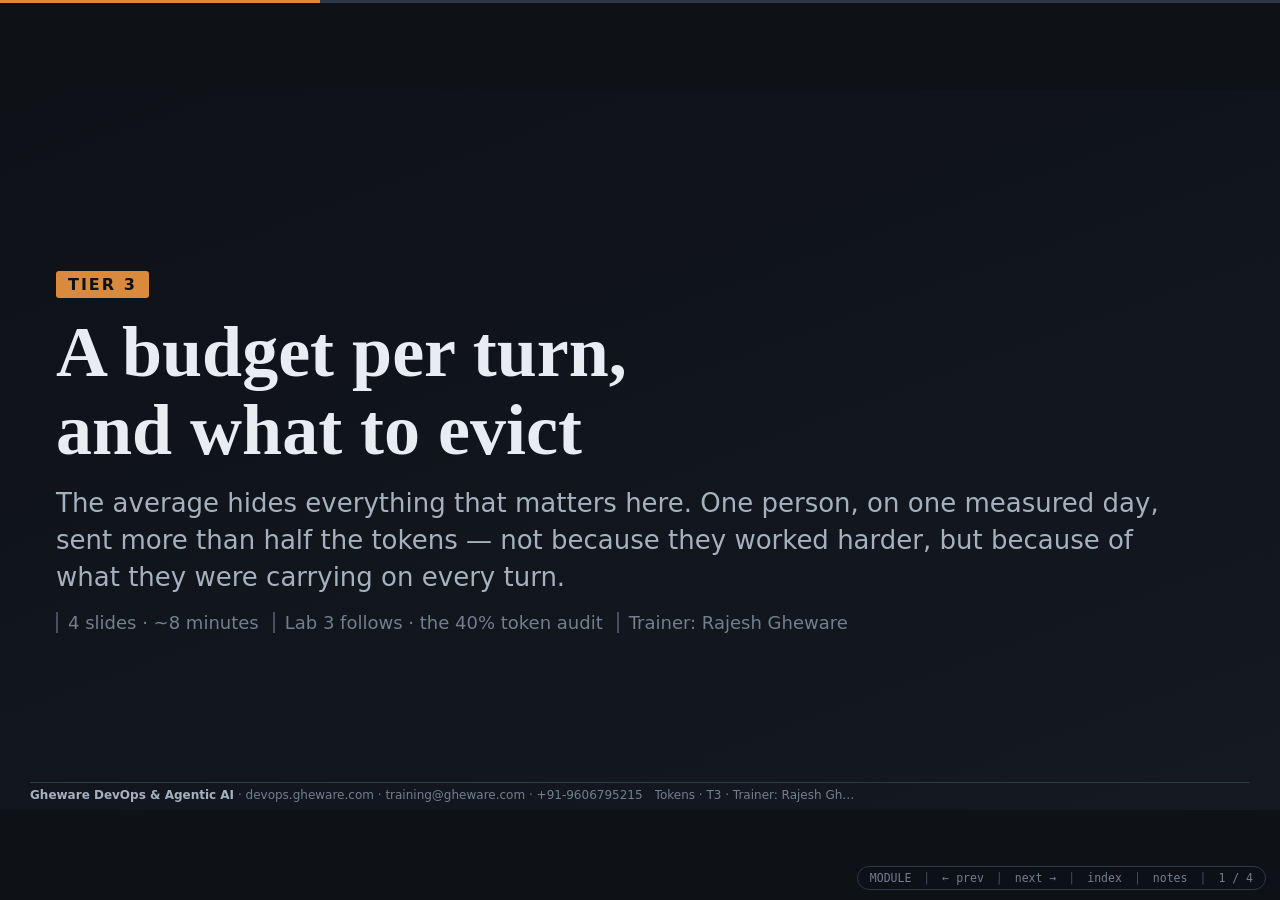
<file: presentation/t3-context-budget.html>
<!DOCTYPE html>
<html lang="en">
<head>
<meta charset="utf-8">
<meta name="viewport" content="width=device-width, initial-scale=1">
<title>Token Optimization Tier 3 &mdash; The Context Budget</title>
<link rel="stylesheet" href="../assets/te-theme.css">
</head>
<body data-deck="Tokens &middot; T3" data-home="../index.html"
      data-prev="t2-routing-cascades.html" data-prev-label="Tier 2"
      data-next="t4-code-levers.html" data-next-label="Tier 4 - Code levers">
<div id="viewport"><div id="stage">

<!-- 1 ---------------------------------------------------------------- -->
<section class="slide title">
  <div class="wrap">
    <span class="tier">Tier 3</span>
    <h1>A budget per turn,<br>and what to evict</h1>
    <p class="sub">The average hides everything that matters here. One person, on one measured day,
      sent more than half the tokens &mdash; not because they worked harder, but because of what they
      were carrying on every turn.</p>
    <p class="meta">
      <span>4 slides &middot; ~8 minutes</span>
      <span>Lab 3 follows &middot; the 40% token audit</span>
      <span>Trainer: Rajesh Gheware</span>
    </p>
  </div>
</section>

<!-- 2 ---------------------------------------------------------------- -->
<section class="slide">
  <header><div class="hgroup">
    <p class="eyebrow">Distribution &middot; one workshop day</p>
    <h2>One participant sent 54% of the tokens</h2>
  </div></header>
  <div class="body">
    <svg class="dg" viewBox="0 0 1180 170" style="max-height:25vh">
      <text x="10" y="18" class="t-faint t-mono" font-size="15.6">tokens per request, by participant &mdash; 27 active people, bars to scale</text>
      <rect class="box-r" x="120" y="30" width="900" height="26" rx="3"/>
      <text x="10" y="49" class="t-bad" font-size="17" font-weight="700">A</text>
      <text x="1040" y="49" class="t-bad t-mono" font-size="16.2">67.6k</text>
      <rect class="box" x="120" y="62" width="261" height="22" rx="3"/>
      <text x="10" y="79" font-size="17">B</text><text x="401" y="79" class="t-mono t-faint" font-size="16.2">19.6k</text>
      <rect class="box" x="120" y="90" width="185" height="22" rx="3"/>
      <text x="10" y="107" font-size="17">C</text><text x="325" y="107" class="t-mono t-faint" font-size="16.2">13.9k</text>
      <rect class="box-g" x="120" y="118" width="31" height="22" rx="3"/>
      <text x="10" y="135" class="t-good" font-size="17">median</text>
      <text x="171" y="135" class="t-good t-mono" font-size="16.2">2.3k</text>
      <text x="10" y="163" class="t-faint" font-size="16.2">Same room, same day, same task list. The difference is what each request carried, not how hard anyone worked.</text>
    </svg>
    <div class="grid2 fill">
      <div class="card bad">
        <h3>Participant A, one day</h3>
        <p>23.0M tokens across 340 requests &mdash; <b>54% of the whole cohort</b>, and 93% of their
          own daily cap. 16.3M of it inside a single hour.</p>
      </div>
      <div class="card on">
        <h3>The same requests, as credits</h3>
        <p>A median request: <b>~0.6 credits</b>. One of A's: <b>~17 credits</b>, about 29 times as
          much. A's day: <b>~5,800 credits</b> &mdash; 83% of a month's individual allowance, in a day.</p>
      </div>
    </div>
    <div class="takeaway"><b>Budget around the heaviest users, not the average.</b> In a pooled plan the
      heaviest few spend the team's credits, and the average tells you nothing about whether that is
      happening.</div>
  </div>
  <div class="notes"><p>Same measured day as Tier 0. Credit figures apply Tier 0's frontier rates, uncached,
    to the day's real token counts - a what-if for scale, not an invoice. What drove A's spike was never
    traced; the plausible reading is an agent loop carrying a growing conversation, which is exactly the
    band that grows in Tier 0's turn diagram. Say "not traced" rather than implying it was.</p></div>
</section>

<!-- 3 ---------------------------------------------------------------- -->
<section class="slide">
  <header><div class="hgroup">
    <p class="eyebrow">The budget, annotated</p>
    <h2>What drops first, what never drops, what should not be there</h2>
  </div></header>
  <div class="body">
    <svg class="dg" viewBox="0 0 1180 210" style="max-height:31vh">
      <text x="10" y="20" class="t-faint t-mono" font-size="15.6">the same bar as the prompt module &mdash; now read for what to remove</text>

      <rect class="box"   x="10"  y="34" width="90"  height="54" rx="4"/>
      <rect class="box-b" x="104" y="34" width="120" height="54" rx="4"/>
      <rect class="box-r" x="228" y="34" width="560" height="54" rx="4"/>
      <rect class="box-b" x="792" y="34" width="180" height="54" rx="4"/>
      <rect class="box-a" x="976" y="34" width="60"  height="54" rx="4"/>
      <rect class="box-g" x="1040" y="34" width="130" height="54" rx="4"/>

      <text x="55"   y="66" text-anchor="middle" class="t-faint" font-size="15.6">system</text>
      <text x="164"  y="66" text-anchor="middle" class="t-blue"  font-size="15.6">instructions</text>
      <text x="508"  y="66" text-anchor="middle" class="t-bad"   font-size="17" font-weight="700">the files you attached</text>
      <text x="882"  y="66" text-anchor="middle" class="t-blue"  font-size="15.6">conversation</text>
      <text x="1006" y="66" text-anchor="middle" class="t-acc"   font-size="15.6">ask</text>
      <text x="1105" y="66" text-anchor="middle" class="t-good"  font-size="15.6">answer</text>

      <path class="wire-r" d="M508 92 V118"/><polygon points="508,118 502,106 514,106" fill="var(--bad)"/>
      <text x="508" y="140" text-anchor="middle" class="t-bad" font-size="17" font-weight="700">1. evict this first</text>
      <text x="508" y="162" text-anchor="middle" class="t-dim" font-size="16.2">most of it was never read</text>

      <path class="wire-b" d="M882 92 V118"/><polygon points="882,118 876,106 888,106" fill="var(--accent-2)"/>
      <text x="882" y="140" text-anchor="middle" class="t-blue" font-size="17" font-weight="700">2. then this</text>
      <text x="882" y="162" text-anchor="middle" class="t-dim" font-size="16.2">a new chat costs nothing</text>

      <path class="wire-faint" d="M164 92 V118"/>
      <text x="164" y="140" text-anchor="middle" class="t-faint" font-size="17">never</text>
      <text x="164" y="162" text-anchor="middle" class="t-dim" font-size="16.2">but keep it stable, and it caches</text>

      <text x="10" y="198" class="t-acc" font-size="16.9">Tool and MCP schemas live in the instructions band &mdash; and are re-sent every turn, per tool. A tool list is context you pay for.</text>
    </svg>
    <div class="note"><b>Caching rewards you for not fiddling.</b> A stable standing context bills at a tenth.
      Editing the instructions file every morning throws that discount away, which is a real cost of a
      prompt library nobody has put under review.</div>
  </div>
  <div class="notes"><p>The tool-schema line is the hand-off to the MCP module, which owns that material and
    has a whole lab on it. One line here, no more, or the tiers start overlapping.</p></div>
</section>

<!-- 4 ---------------------------------------------------------------- -->
<section class="slide">
  <header><div class="hgroup">
    <p class="eyebrow">The audit</p>
    <h2>Four cuts, in this order, re-checking the answer after each</h2>
  </div></header>
  <div class="body">
    <table class="tight fill">
      <tr><th>#</th><th>Cut</th><th>Typically saves</th><th>What it risks</th></tr>
      <tr><td>1</td><td>Drop the large data file nobody reads</td><td>the largest single slice</td>
        <td>nothing, until a question is actually about the data</td></tr>
      <tr><td>2</td><td>Replace a long document with the lines that decide it</td><td>most of the prose</td>
        <td>you have to know which lines &mdash; that is the skill</td></tr>
      <tr><td>3</td><td>Start a new chat instead of continuing</td><td>the whole conversation band</td>
        <td>re-establishing context you actually needed</td></tr>
      <tr><td>4</td><td>Stop attaching the docs folder at all</td><td>the rest</td>
        <td>this is the one that goes too far &mdash; find out where</td></tr>
    </table>
    <div class="warn"><b>Re-run the task after every cut, not at the end.</b> An audit that only measures tokens
      proves you sent less, which was never in doubt. The column that matters is whether the answer is
      still right &mdash; and the cut that breaks it is the most valuable line in your record sheet.</div>
    <div class="takeaway"><b>Lab 3 now:</b> 40% is the floor, and most rooms reach 70&ndash;85%. Finish by
      writing down what the meter could <b>not</b> see &mdash; that sentence is what makes your number
      defensible back at work.</div>
  </div>
  <div class="notes"><p>Cut 4 is deliberately a step too far for most tasks. If nobody in the room breaks the
    answer, they have not cut hard enough and have learned less than the person who did. Say that before
    they start, and ask for a show of hands at the end for who broke it.</p></div>
</section>

</div></div>
<script src="../assets/te-deck.js"></script>
</body>
</html>
</file>
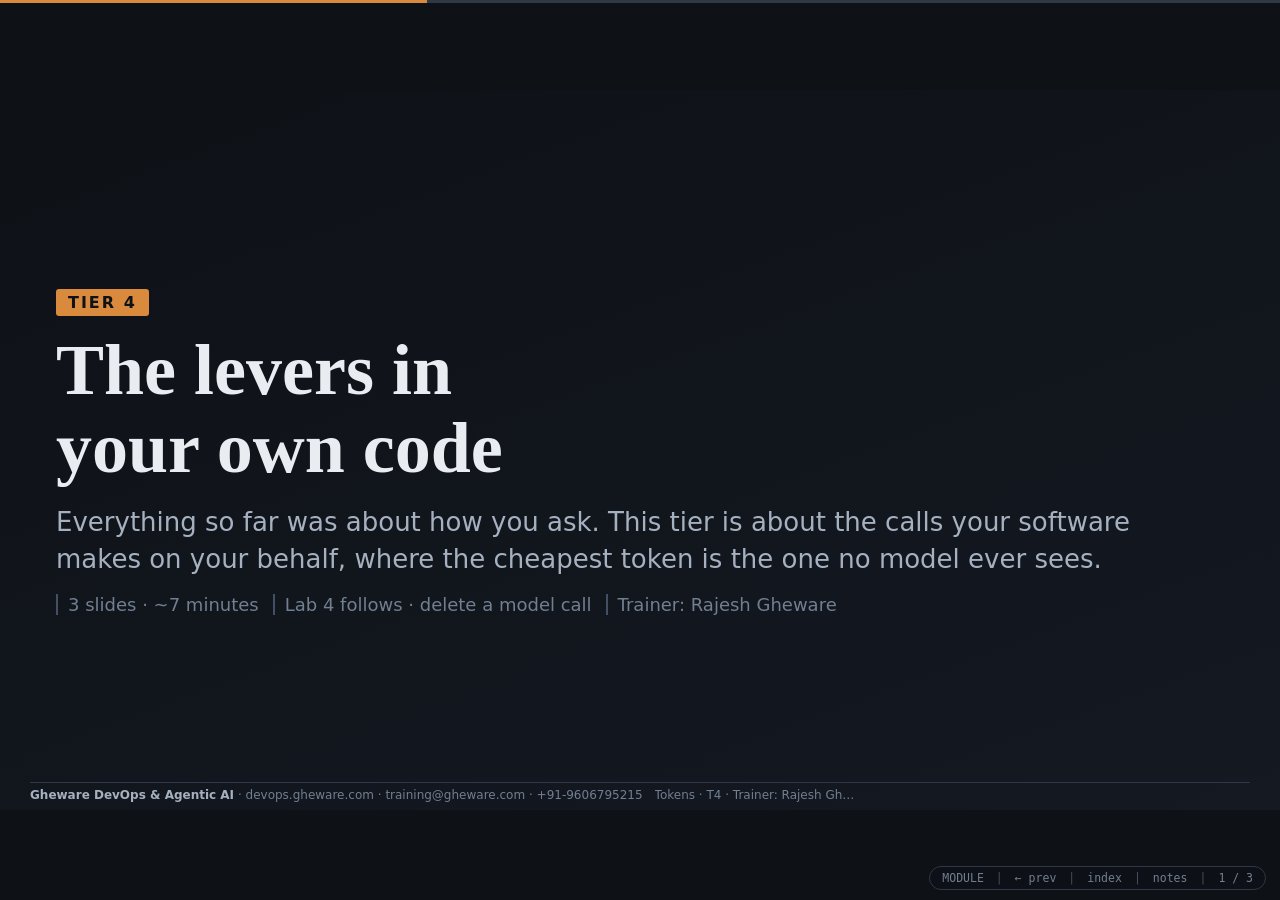
<file: presentation/t4-code-levers.html>
<!DOCTYPE html>
<html lang="en">
<head>
<meta charset="utf-8">
<meta name="viewport" content="width=device-width, initial-scale=1">
<title>Token Optimization Tier 4 &mdash; The Levers in Your Own Code</title>
<link rel="stylesheet" href="../assets/te-theme.css">
</head>
<body data-deck="Tokens &middot; T4" data-home="../index.html"
      data-prev="t3-context-budget.html" data-prev-label="Tier 3">
<div id="viewport"><div id="stage">

<!-- 1 ---------------------------------------------------------------- -->
<section class="slide title">
  <div class="wrap">
    <span class="tier">Tier 4</span>
    <h1>The levers in<br>your own code</h1>
    <p class="sub">Everything so far was about how you ask. This tier is about the calls your software
      makes on your behalf, where the cheapest token is the one no model ever sees.</p>
    <p class="meta">
      <span>3 slides &middot; ~7 minutes</span>
      <span>Lab 4 follows &middot; delete a model call</span>
      <span>Trainer: Rajesh Gheware</span>
    </p>
  </div>
</section>

<!-- 2 ---------------------------------------------------------------- -->
<section class="slide">
  <header><div class="hgroup">
    <p class="eyebrow">The ladder</p>
    <h2>Cheapest to do at the bottom. Most people start at the top.</h2>
  </div></header>
  <div class="body">
    <svg class="dg fill" viewBox="0 0 1180 250" style="max-height:38vh">
      <text x="10" y="18" class="t-faint t-mono" font-size="15.6">bar width = typical saving &middot; height on the ladder = effort to adopt</text>

      <text x="10" y="52" class="t-bad" font-size="17">change the model</text>
      <rect class="box-r" x="330" y="32" width="200" height="26" rx="3"/>
      <text x="548" y="52" class="t-faint" font-size="16.2">a procurement conversation, and it ages</text>

      <text x="10" y="92" font-size="17">set max output tokens</text>
      <rect class="box" x="330" y="72" width="90" height="26" rx="3"/>
      <text x="438" y="92" class="t-faint" font-size="16.2">small &mdash; output is 0.8% of the traffic</text>

      <text x="10" y="132" font-size="17">ask for structured output</text>
      <rect class="box" x="330" y="112" width="150" height="26" rx="3"/>
      <text x="498" y="132" class="t-faint" font-size="16.2">the model stops narrating; often shorter than prose</text>

      <text x="10" y="172" class="t-blue" font-size="17">narrow the attachment</text>
      <rect class="box-b" x="330" y="152" width="560" height="26" rx="3"/>
      <text x="908" y="172" class="t-faint" font-size="16.2">the big one, and free</text>

      <text x="10" y="212" class="t-good" font-size="17">start a new chat</text>
      <rect class="box-g" x="330" y="192" width="420" height="26" rx="3"/>
      <text x="768" y="212" class="t-faint" font-size="16.2">free, instant, and nobody does it</text>

      <text x="10" y="244" class="t-good" font-size="17" font-weight="700">do not call the model</text>
      <rect class="box-g" x="330" y="228" width="840" height="18" rx="3"/>
    </svg>
    <div class="note"><b>The two widest bars cost nothing and need nobody's approval.</b> The narrowest one is
      the one every cost conversation opens with, because changing the model feels like a decision and
      starting a new chat feels like housekeeping.</div>
  </div>
  <div class="notes"><p>Worth stating plainly: "set max_tokens" is on almost every cost checklist on the
    internet and it is the second-least effective thing here, because it caps the 0.8% of traffic that is
    output. It is still worth setting - as a runaway guard, not as a saving.</p></div>
</section>

<!-- 3 ---------------------------------------------------------------- -->
<section class="slide">
  <header><div class="hgroup">
    <p class="eyebrow">The bottom rung</p>
    <h2>Is the answer derivable from data you already hold?</h2>
  </div></header>
  <div class="body">
    <div class="grid-2-1 fill">
      <div class="card">
        <h3>A prompt somebody runs per consignment</h3>
<pre class="sm"><i># prompts/summarise-exceptions.md</i>
Read the exceptions report and group
the consignments by what is wrong with
them, say how many of each, and suggest
what to do about each group.</pre>
        <p class="codecap">~140 est. tokens of prompt per run, plus the report it is pasted over, and three runs give three different groupings.</p>
      </div>
      <div class="card on">
        <h3>The same answer, in Python</h3>
<pre class="sm"><b>from</b> collections <b>import</b> Counter
counts = Counter(
    code <b>for</b> row <b>in</b> rows
    <b>for</b> code <b>in</b> row[<s>"codes"</s>])</pre>
        <p><b>0 tokens. Same result every time.</b></p>
      </div>
    </div>
    <div class="warn"><b>The token column is not the argument &mdash; the variance column is.</b> Counting
      exception codes is not a judgement call, and a model was being paid to be non-deterministic about
      arithmetic. Keep the model for the part that needs judgement: what to <b>do</b> about the group.</div>
    <div class="takeaway"><b>Lab 4 now:</b> replace that prompt with about twenty-five lines of standard
      library. Record tokens before and after, wall time, and &mdash; the column nobody expects &mdash;
      how many of three runs gave identical output.</div>
  </div>
  <div class="notes"><p>This is the tier's whole argument and it is deliberately last, because a room that
    hears it first decides the module is anti-AI. By here they have measured enough to hear it as what it
    is: use the expensive, non-deterministic tool for the part that is actually a judgement.</p></div>
</section>

</div></div>
<script src="../assets/te-deck.js"></script>
</body>
</html>
</file>
<file: assets/te-theme.css>
/* ===========================================================================
   Token Optimization - slide theme
   Neutral on purpose. Re-skin by editing the tokens below only.
   No web fonts, no CDN: it must render behind a corporate proxy, offline.
   =========================================================================== */

:root {
  --bg:        #0e1116;
  --bg-2:      #141922;
  --panel:     #1a2029;
  --panel-2:   #222a35;
  --line:      #2f3846;
  --line-2:    #435063;
  --fg:        #e9edf2;
  --fg-dim:    #a6b1c0;
  --fg-faint:  #717f91;
  --accent:    #d98a3d;   /* copper - headings, current state */
  --accent-2:  #6ea8fe;   /* blue   - protocol, data flow */
  --good:      #5fbf8f;
  --warn:      #e0b34d;
  --bad:       #e2726e;
  --mono: ui-monospace, "JetBrains Mono", "Cascadia Mono", Consolas, "DejaVu Sans Mono", monospace;
  --sans: system-ui, -apple-system, "Segoe UI", Roboto, "Helvetica Neue", Arial, sans-serif;
  --serif: ui-serif, Georgia, "Times New Roman", serif;
}

* { box-sizing: border-box; }
html, body { margin: 0; padding: 0; height: 100%; overflow: hidden; background: var(--bg); }
body { font-family: var(--sans); color: var(--fg); }
a { color: var(--accent-2); text-decoration: none; }
a:hover { text-decoration: underline; }

/* ---------- scaled stage: every slide is authored at 1280x720 ------------- */
#viewport { position: fixed; inset: 0; display: grid; place-items: center; }
.body::-webkit-scrollbar { width: 8px; height: 8px; }
.body::-webkit-scrollbar-thumb { background: var(--line-2); border-radius: 4px; }
#stage { width: 1280px; height: 720px; position: relative; transform-origin: center center; }

.slide {
  position: absolute; inset: 0;
  display: none;
  grid-template-rows: auto 1fr auto;
  grid-template-columns: minmax(0, 1fr);   /* long footer text truncates instead of widening the slide */
  padding: 16px 30px 8px;
  background: linear-gradient(160deg, var(--bg) 0%, var(--bg-2) 100%);
}
.slide.active { display: grid; }

/* ---------- slide chrome -------------------------------------------------- */
.slide > header { display: flex; align-items: baseline; gap: 12px; margin-bottom: 10px; }
.slide > header h2 {
  font-family: var(--serif); font-weight: 600; font-size: 40px; line-height: 1.12;
  margin: 0; color: var(--fg); letter-spacing: 0.1px;
}
.slide > header .eyebrow {
  font-size: 15px; letter-spacing: 1.6px; text-transform: uppercase;
  color: var(--accent); font-weight: 700; margin: 0 0 3px;
}
.hgroup { flex: 1; }
.slide > footer {
  display: flex; justify-content: space-between; align-items: center; gap: 12px;
  font-size: 12px; color: var(--fg-faint); border-top: 1px solid var(--line);
  padding-top: 5px; margin-top: 8px;
  padding-right: 390px;            /* keep the footer clear of the on-screen HUD */
}
.slide > footer a { color: var(--fg-faint); }
.slide > footer > span { white-space: nowrap; overflow: hidden; text-overflow: ellipsis; min-width: 0; }
.slide > footer .brand { flex-shrink: 0; }   /* contact details never truncate; the deck label does */
.slide > footer .brand b { color: var(--fg-dim); font-weight: 600; }
.body { min-height: 0; display: flex; flex-direction: column; gap: 12px;
  overflow: auto; overscroll-behavior: contain; scrollbar-gutter: stable; }   /* never spill over the title or footer: scroll instead */

/* ---------- title slide --------------------------------------------------- */
.slide.title { grid-template-rows: 1fr auto; place-items: stretch; padding: 40px 30px 8px; }
.slide.title .wrap { padding: 0 26px; }
.slide.title .wrap { display: flex; flex-direction: column; justify-content: center; gap: 16px; }
.slide.title .tier {
  display: inline-block; align-self: flex-start; font-size: 16px; font-weight: 700;
  letter-spacing: 2px; text-transform: uppercase; color: var(--bg);
  background: var(--accent); padding: 4px 12px; border-radius: 3px;
}
.slide.title h1 { font-family: var(--serif); font-size: 72px; line-height: 1.08; margin: 0; font-weight: 600; }
.slide.title .sub { font-size: 26px; color: var(--fg-dim); max-width: 1120px; line-height: 1.42; }
.slide.title .meta { font-size: 18px; color: var(--fg-faint); display: flex; gap: 14px; flex-wrap: wrap; }
.slide.title .meta span { border-left: 2px solid var(--line-2); padding-left: 10px; }

/* ---------- text ---------------------------------------------------------- */
.lead { font-size: 25px; line-height: 1.42; color: var(--fg-dim); max-width: 1200px; }
.lead b, .lead strong { color: var(--fg); font-weight: 650; }
p { margin: 0; }
ul { margin: 0; padding-left: 19px; }
li { margin-bottom: 5px; line-height: 1.34; }
li::marker { color: var(--accent); }
code, kbd { font-family: var(--mono); font-size: 0.92em; color: var(--accent); background: rgba(217,138,61,0.10);
  padding: 1px 5px; border-radius: 3px; border: 1px solid rgba(217,138,61,0.20); }

/* ---------- layout helpers ------------------------------------------------ */
.grid2 { display: grid; grid-template-columns: 1fr 1fr; gap: 14px; }
.grid3 { display: grid; grid-template-columns: 1fr 1fr 1fr; gap: 12px; }
.grid-2-1 { display: grid; grid-template-columns: 2fr 1fr; gap: 14px; }
.grid-1-2 { display: grid; grid-template-columns: 1fr 2fr; gap: 14px; }
.fill { flex: 1 0 auto; }
/* nothing in a slide body may shrink under its content: overflow scrolls the body instead of overlapping */
.body > * { flex-shrink: 0; }
/* a lone diagram sits centred in the space it is given, not pinned to the top */
.fill:not(.grid2):not(.grid3):not(.grid-2-1):not(.grid-1-2) {
  display: flex; flex-direction: column; justify-content: safe center;   /* safe: overflow stays scrollable */
}
/* card rows keep equal heights, but hug their content and sit centred rather than
   stretching to fill a tall stage with empty panels */
.grid2.fill, .grid3.fill, .grid-2-1.fill, .grid-1-2.fill { align-content: safe center; }
.center { display: grid; place-items: center; }

/* ---------- cards --------------------------------------------------------- */
.card {
  background: var(--panel); border: 1px solid var(--line);
  border-radius: 6px; padding: 12px 16px; font-size: 19.5px; line-height: 1.34;
}
.card h3 { margin: 0 0 6px; font-size: 21px; color: var(--accent); font-weight: 650; letter-spacing: 0.2px; }
.card h3 .n { color: var(--fg-faint); font-weight: 500; margin-right: 6px; }
.card p, .card ul { color: var(--fg-dim); font-size: 19px; }
.card.on { border-color: var(--accent); }
.card.blue h3 { color: var(--accent-2); }
.card.blue { border-color: rgba(110,168,254,0.35); }
.card.good h3 { color: var(--good); }
.card.good { border-color: rgba(95,191,143,0.35); }
.card.bad h3 { color: var(--bad); }
.card.bad { border-color: rgba(226,114,110,0.35); }

/* ---------- the real-world parallel (a house signature of this module) ----- */
.parallel {
  background: rgba(217,138,61,0.07); border-left: 3px solid var(--accent);
  border-radius: 0 5px 5px 0; padding: 10px 16px; font-size: 20px; line-height: 1.38; color: var(--fg-dim);
}
.parallel b { color: var(--accent); font-weight: 650; }
.parallel .tag {
  display: block; font-size: 13.5px; letter-spacing: 1.5px; text-transform: uppercase;
  color: var(--accent); font-weight: 700; margin-bottom: 3px;
}
.note { background: var(--panel); border-left: 3px solid var(--accent-2); border-radius: 0 5px 5px 0;
  padding: 9px 16px; font-size: 19.5px; color: var(--fg-dim); line-height: 1.36; }
.note b { color: var(--fg); }
.warn { background: rgba(224,179,77,0.08); border-left: 3px solid var(--warn); border-radius: 0 5px 5px 0;
  padding: 9px 16px; font-size: 19.5px; color: var(--fg-dim); line-height: 1.36; }
.warn b { color: var(--warn); }
.takeaway {
  background: linear-gradient(90deg, rgba(217,138,61,0.14), rgba(217,138,61,0.02));
  border: 1px solid rgba(217,138,61,0.30); border-radius: 6px;
  padding: 10px 18px; font-size: 21.5px; line-height: 1.36; color: var(--fg);
}
.takeaway b { color: var(--accent); }

/* ---------- code: matrix terminal ------------------------------------ */
/* Black panel, phosphor-green code. Token colours are applied by py-deck.js
   (.k keyword, .s string, .c comment, .n number, .d decorator); the manual
   <b>/<i>/<u>/<s>/<em> marks in a deck still work and win over them. */
pre {
  margin: 0; background: #000; border: 1px solid #0f3b1c; border-radius: 6px;
  padding: 12px 16px; font-family: var(--mono); font-size: 17px; line-height: 1.42;
  color: #33ff66; overflow: hidden; white-space: pre;
  box-shadow: inset 0 0 24px rgba(0,255,65,0.06);
}
pre.sm { font-size: 15.5px; line-height: 1.38; }
pre .k  { color: #eaffef; font-weight: 700; }                 /* keyword   */
pre .s  { color: #ffe66d; }                                   /* string    */
pre .c, pre i { color: #5f9e6e; font-style: normal; }         /* comment   */
pre .n  { color: #7fe7ff; }                                   /* number    */
pre .d  { color: #ff9bf0; }                                   /* decorator */
pre b  { color: #ffffff; font-weight: 700; background: rgba(0,255,65,0.16); border-radius: 2px; }  /* highlight */
pre u  { color: #7fe7ff; text-decoration: none; }             /* key/name  */
pre s  { color: #ff6b6b; text-decoration: none; }             /* wrong     */
pre em { color: #c6ff4d; font-style: normal; }                /* right     */
.codecap { font-size: 15px; color: var(--fg-faint); margin-top: 6px; font-family: var(--mono); }

/* ---------- tables -------------------------------------------------------- */
table { width: 100%; border-collapse: collapse; font-size: 19px; }
th, td { text-align: left; padding: 7px 11px; border-bottom: 1px solid var(--line); vertical-align: top; }
th { color: var(--accent); font-weight: 650; font-size: 16px; letter-spacing: 0.7px; text-transform: uppercase; }
td { color: var(--fg-dim); line-height: 1.34; }
td b, td strong { color: var(--fg); font-weight: 600; }
tr:last-child td { border-bottom: none; }
table.tight th, table.tight td { padding: 5px 10px; font-size: 17.5px; }
table.tight th { font-size: 15px; }

/* ---------- diagrams ------------------------------------------------------ */
svg.dg { display: block; width: 100%; height: auto; max-height: 100%; }
svg.dg text { font-family: var(--sans); fill: var(--fg); }
svg.dg .t-dim  { fill: var(--fg-dim); }
svg.dg .t-faint{ fill: var(--fg-faint); }
svg.dg .t-acc  { fill: var(--accent); }
svg.dg .t-blue { fill: var(--accent-2); }
svg.dg .t-good { fill: var(--good); }
svg.dg .t-bad  { fill: var(--bad); }
svg.dg .t-mono { font-family: var(--mono); }
svg.dg .box    { fill: var(--panel); stroke: var(--line-2); stroke-width: 1.5; }
svg.dg .box-a  { fill: rgba(217,138,61,0.12); stroke: var(--accent); stroke-width: 1.5; }
svg.dg .box-b  { fill: rgba(110,168,254,0.10); stroke: var(--accent-2); stroke-width: 1.5; }
svg.dg .box-g  { fill: rgba(95,191,143,0.10); stroke: var(--good); stroke-width: 1.5; }
svg.dg .box-r  { fill: rgba(226,114,110,0.10); stroke: var(--bad); stroke-width: 1.5; }
svg.dg .wire   { stroke: var(--line-2); stroke-width: 1.4; fill: none; }
svg.dg .wire-a { stroke: var(--accent); stroke-width: 1.8; fill: none; }
svg.dg .wire-b { stroke: var(--accent-2); stroke-width: 1.8; fill: none; }
svg.dg .wire-r { stroke: var(--bad); stroke-width: 1.8; fill: none; }
svg.dg .wire-faint { stroke: var(--line); stroke-width: 1; fill: none; }
svg.dg .dash   { stroke-dasharray: 5 4; }

/* ---------- top bar + overlays ------------------------------------------- */
#bar {
  position: fixed; top: 0; left: 0; right: 0; height: 3px; background: var(--line); z-index: 40;
}
#bar > i { display: block; height: 100%; width: 0; background: var(--accent); transition: width .18s ease; }
#hud {
  position: fixed; bottom: 10px; right: 14px; z-index: 40; display: flex; gap: 12px; align-items: center;
  font-size: 11.5px; color: var(--fg-faint); font-family: var(--mono);
  background: rgba(14,17,22,0.82); border: 1px solid var(--line); border-radius: 20px; padding: 4px 12px;
}
#hud a { color: var(--fg-faint); }
#hud a:hover { color: var(--accent); text-decoration: none; }
#hud .sep { color: var(--line-2); }

.overlay {
  position: fixed; inset: 0; z-index: 50; background: #0a0d12;
  display: none; padding: 44px 60px; overflow: auto;
}
.overlay.open { display: block; }
.overlay h3 { font-family: var(--serif); font-size: 26px; margin: 0 0 4px; color: var(--fg); font-weight: 600; }
.overlay .hint { font-size: 12.5px; color: var(--fg-faint); margin-bottom: 18px; font-family: var(--mono); }
#indexList { columns: 2; column-gap: 40px; }
#indexList a {
  display: block; padding: 6px 10px; border-radius: 4px; color: var(--fg-dim); font-size: 15px;
  break-inside: avoid; border-left: 2px solid transparent;
}
#indexList a:hover { background: var(--panel); color: var(--fg); text-decoration: none; }
#indexList a.cur { border-left-color: var(--accent); color: var(--accent); }
#indexList a .n { font-family: var(--mono); font-size: 12px; color: var(--fg-faint); margin-right: 10px; }
#notesBody { max-width: 900px; font-size: 16px; line-height: 1.55; color: var(--fg-dim); }
#notesBody p { margin-bottom: 12px; }
.notes { display: none; }

/* ---------- print: every slide, stacked ---------------------------------- */
@media print {
  @page { size: 297mm 167mm; margin: 0; }
  html, body { overflow: visible; height: auto; background: #fff; }
  #viewport { position: static; display: block; }
  #stage { width: 1280px; height: auto; transform: none !important; }
  #bar, #hud, .overlay { display: none !important; }
  .slide > footer { padding-right: 0; }   /* the HUD is gone on paper */
  .slide { position: static; display: grid !important; height: 720px; page-break-after: always;
    -webkit-print-color-adjust: exact; print-color-adjust: exact; }
}
</file>
